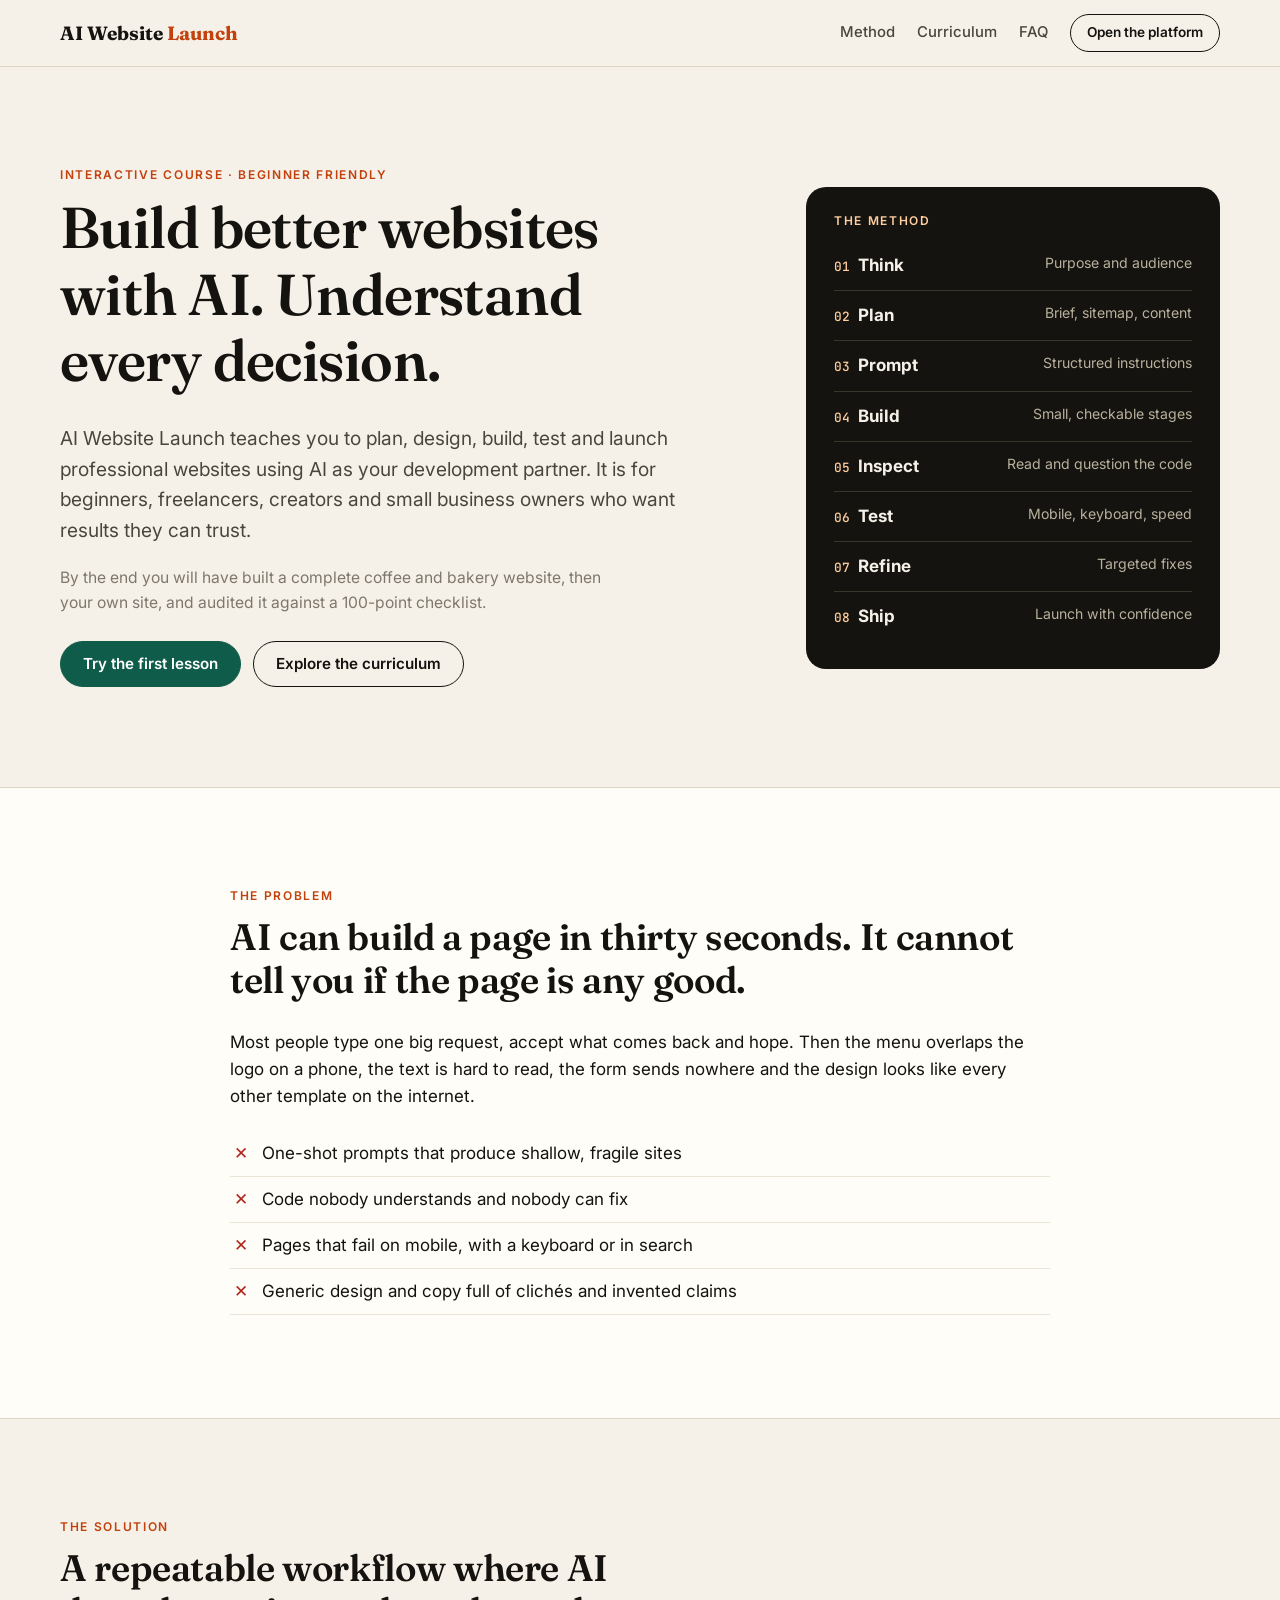
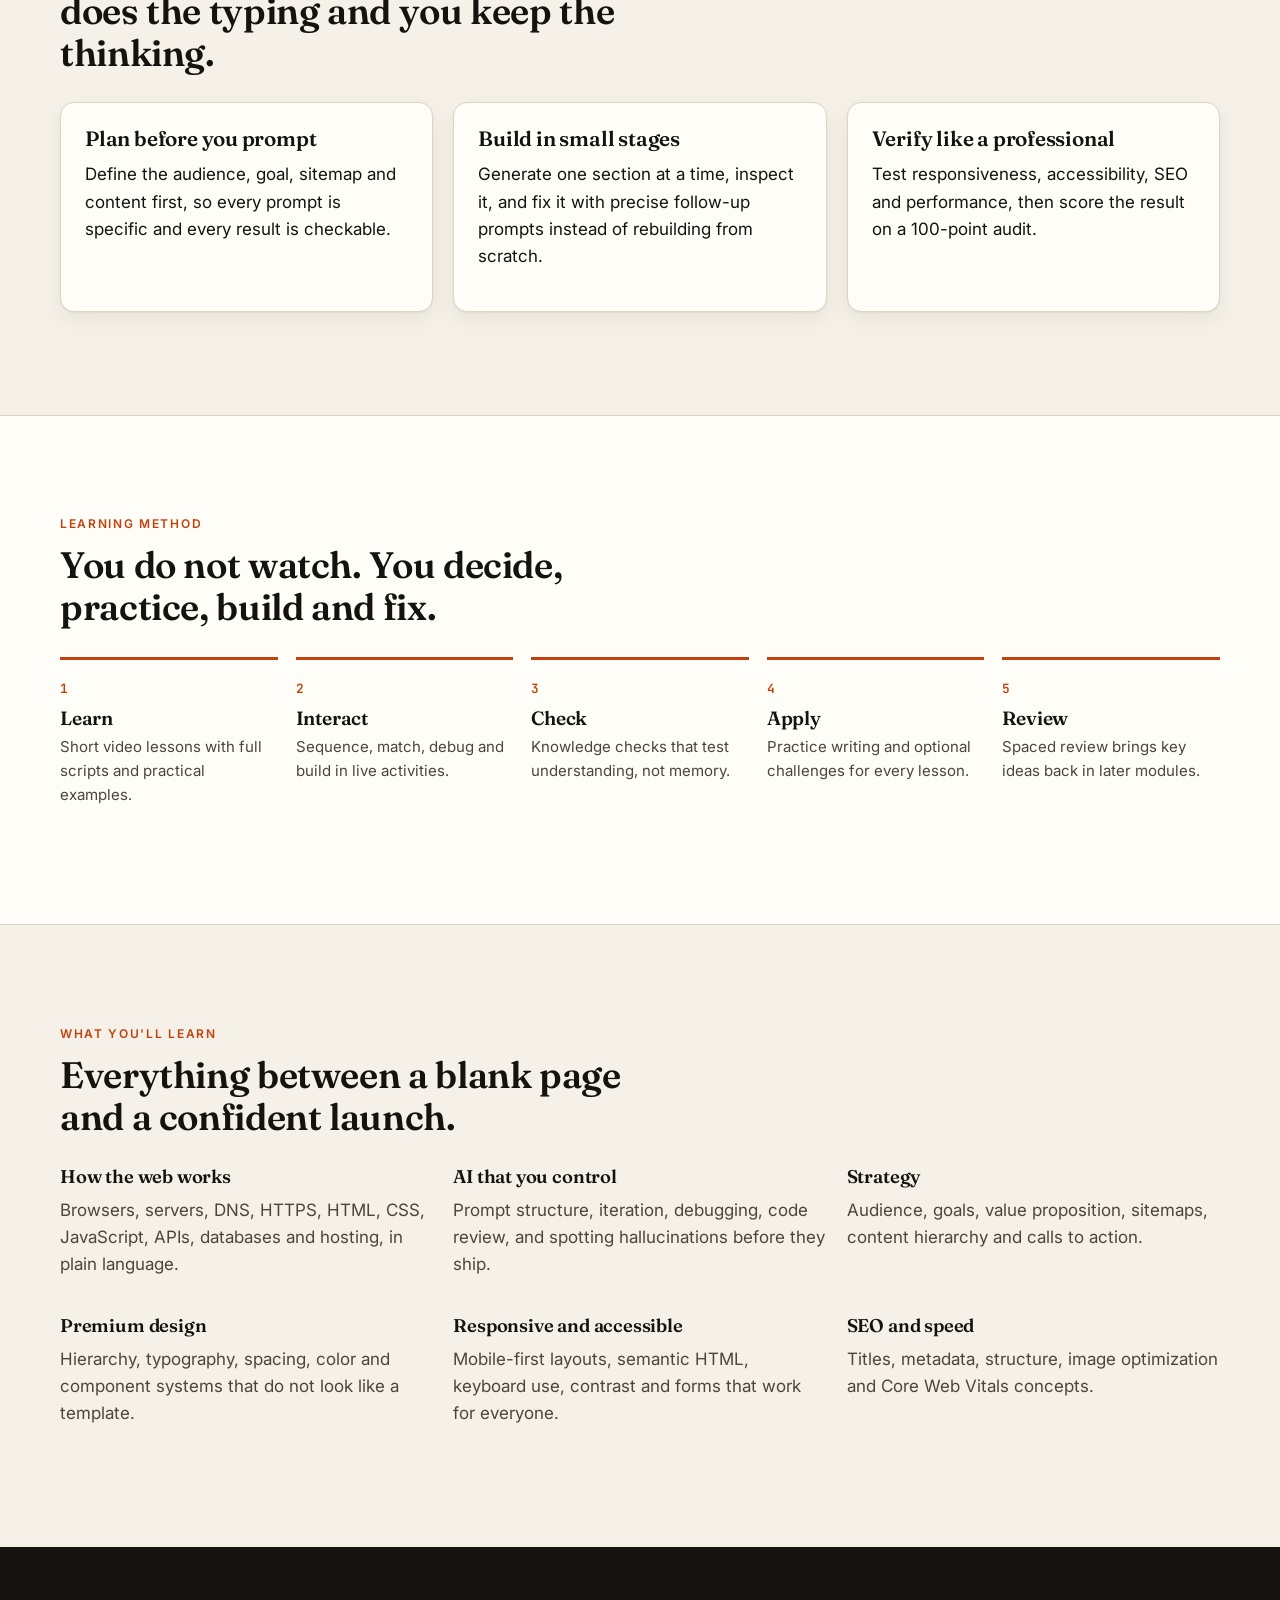
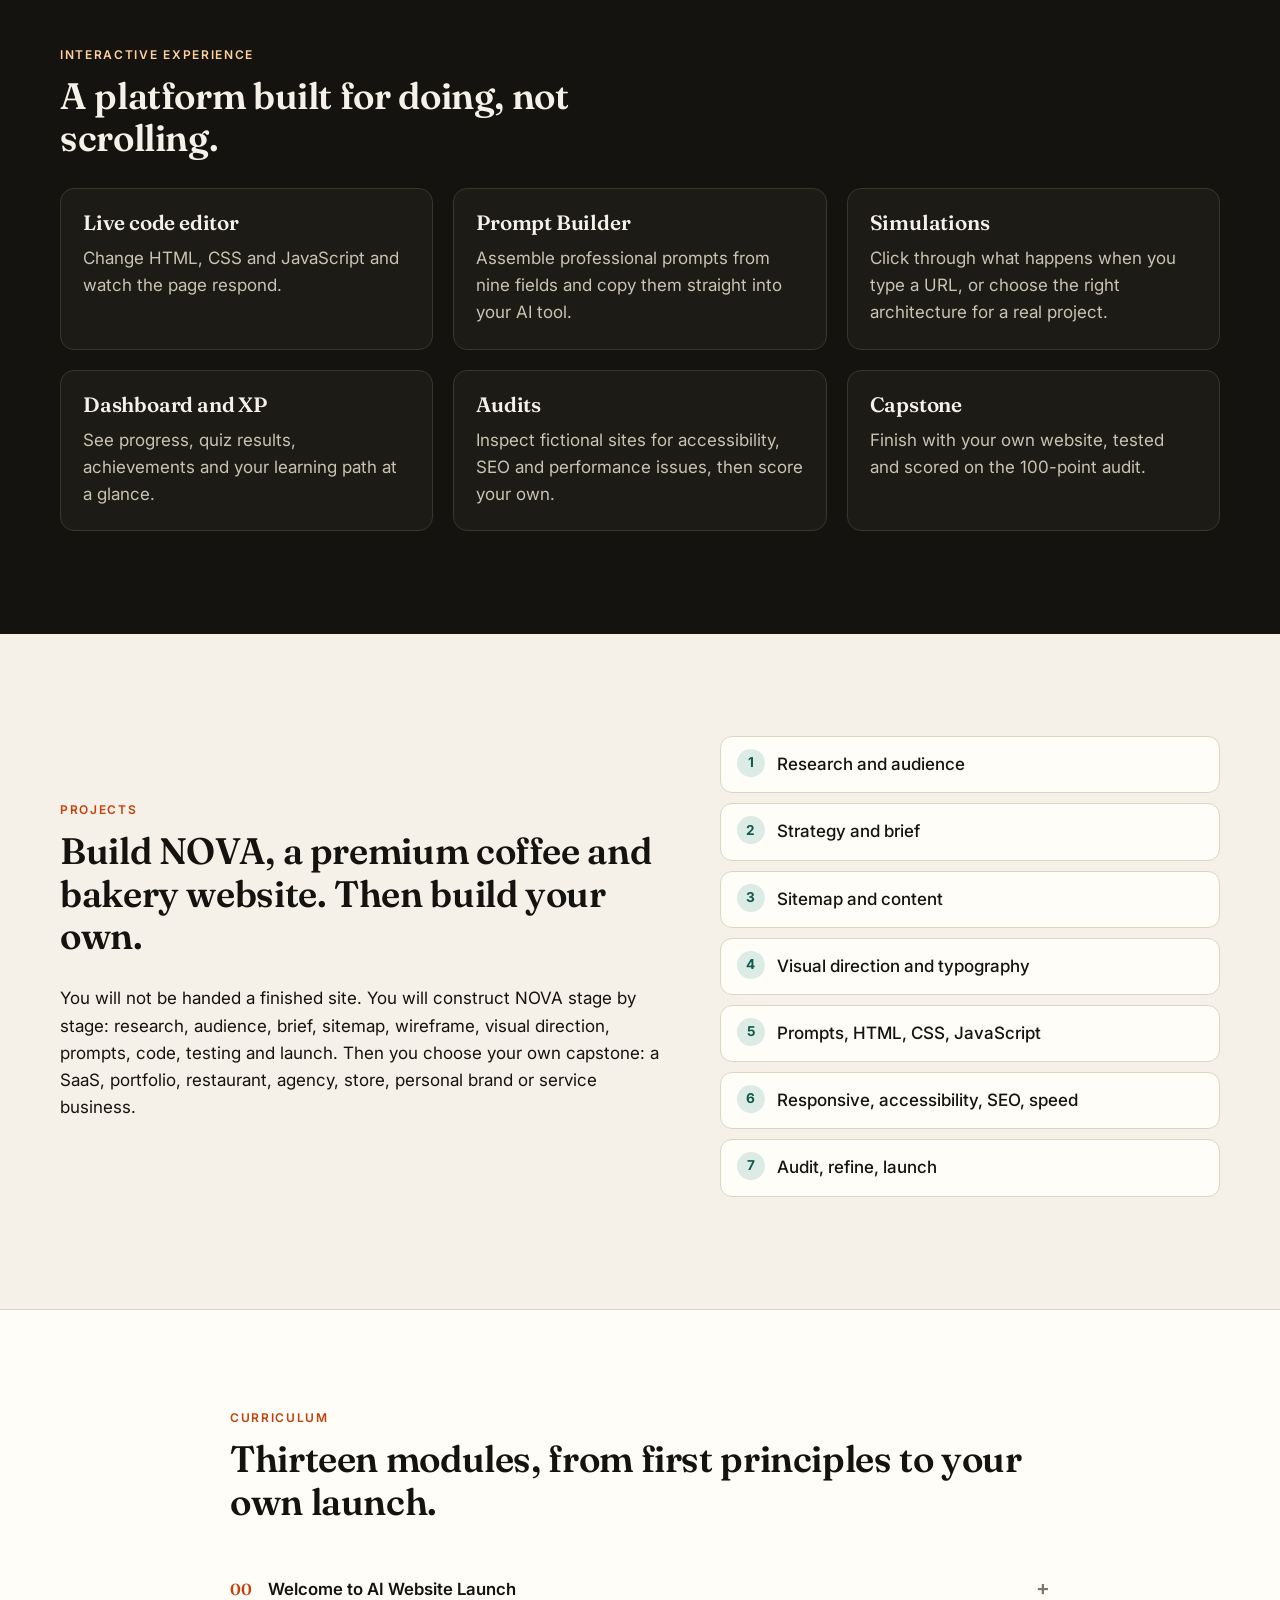
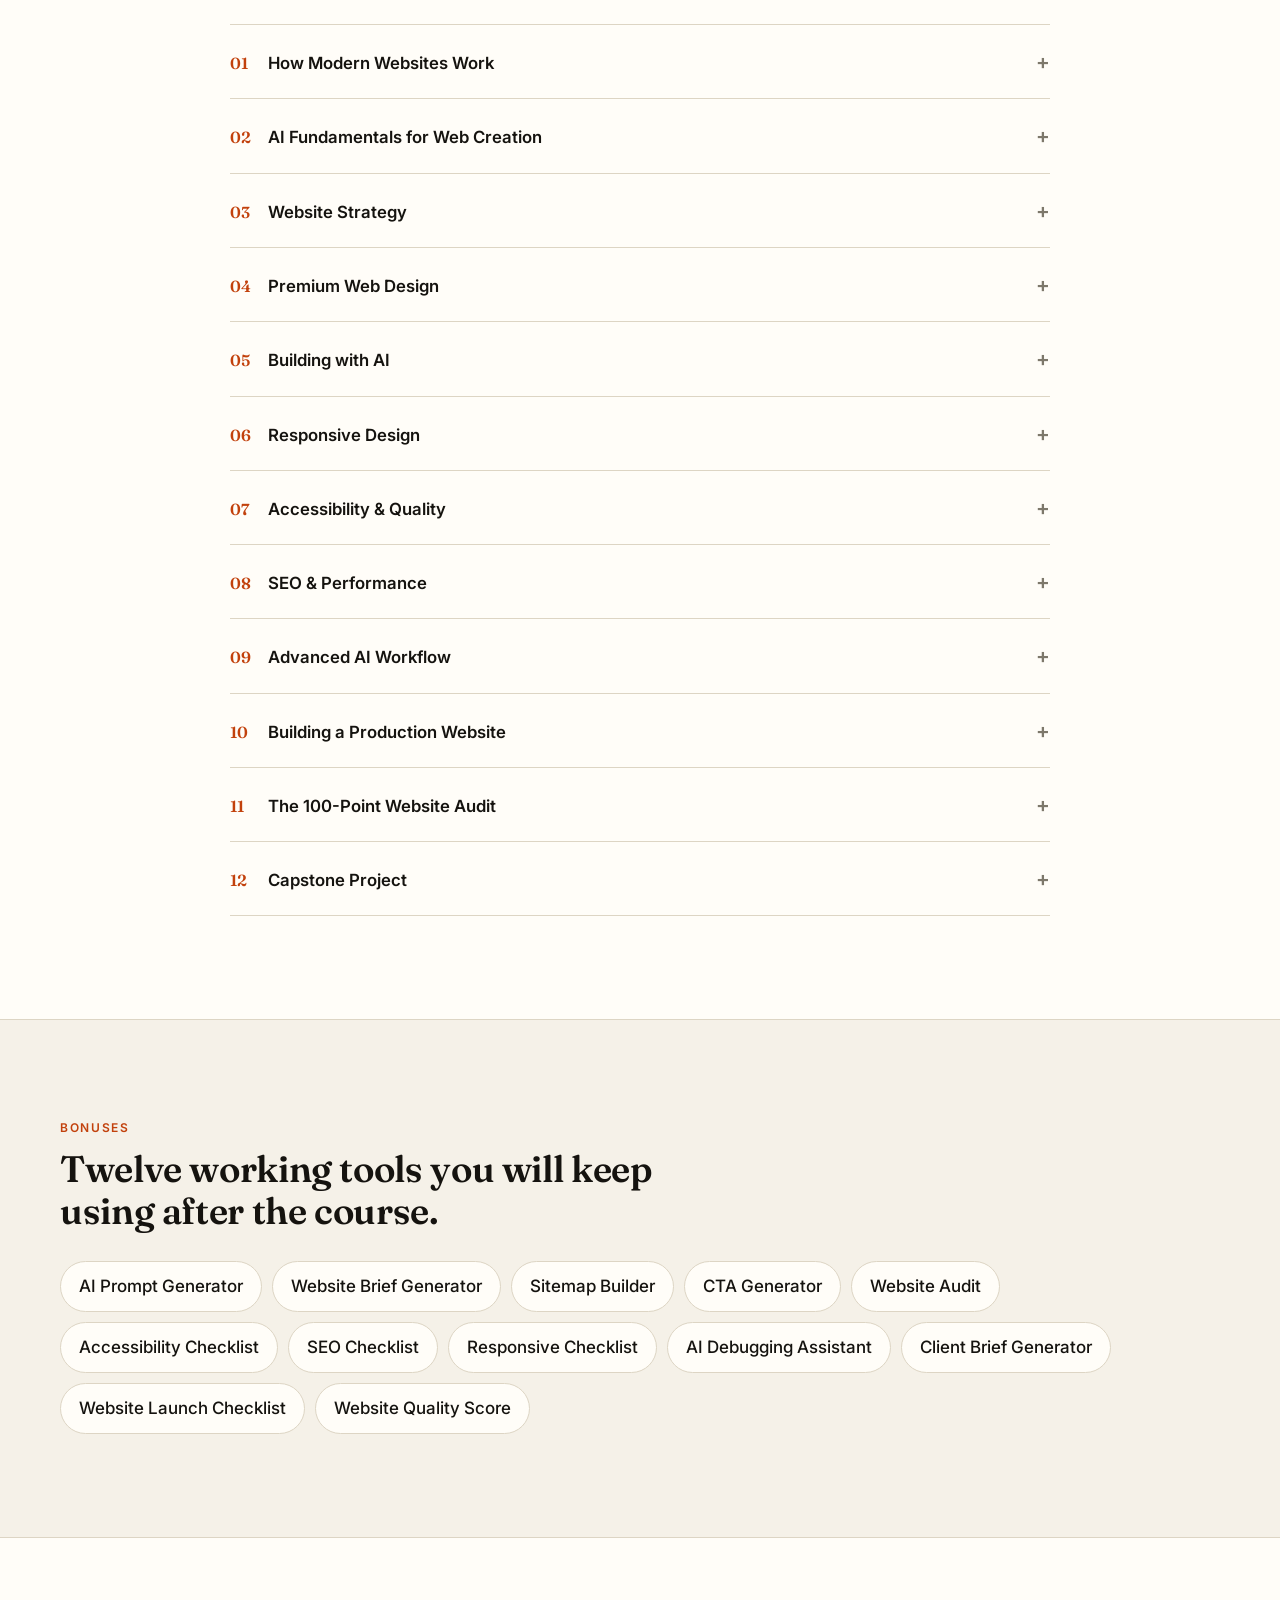
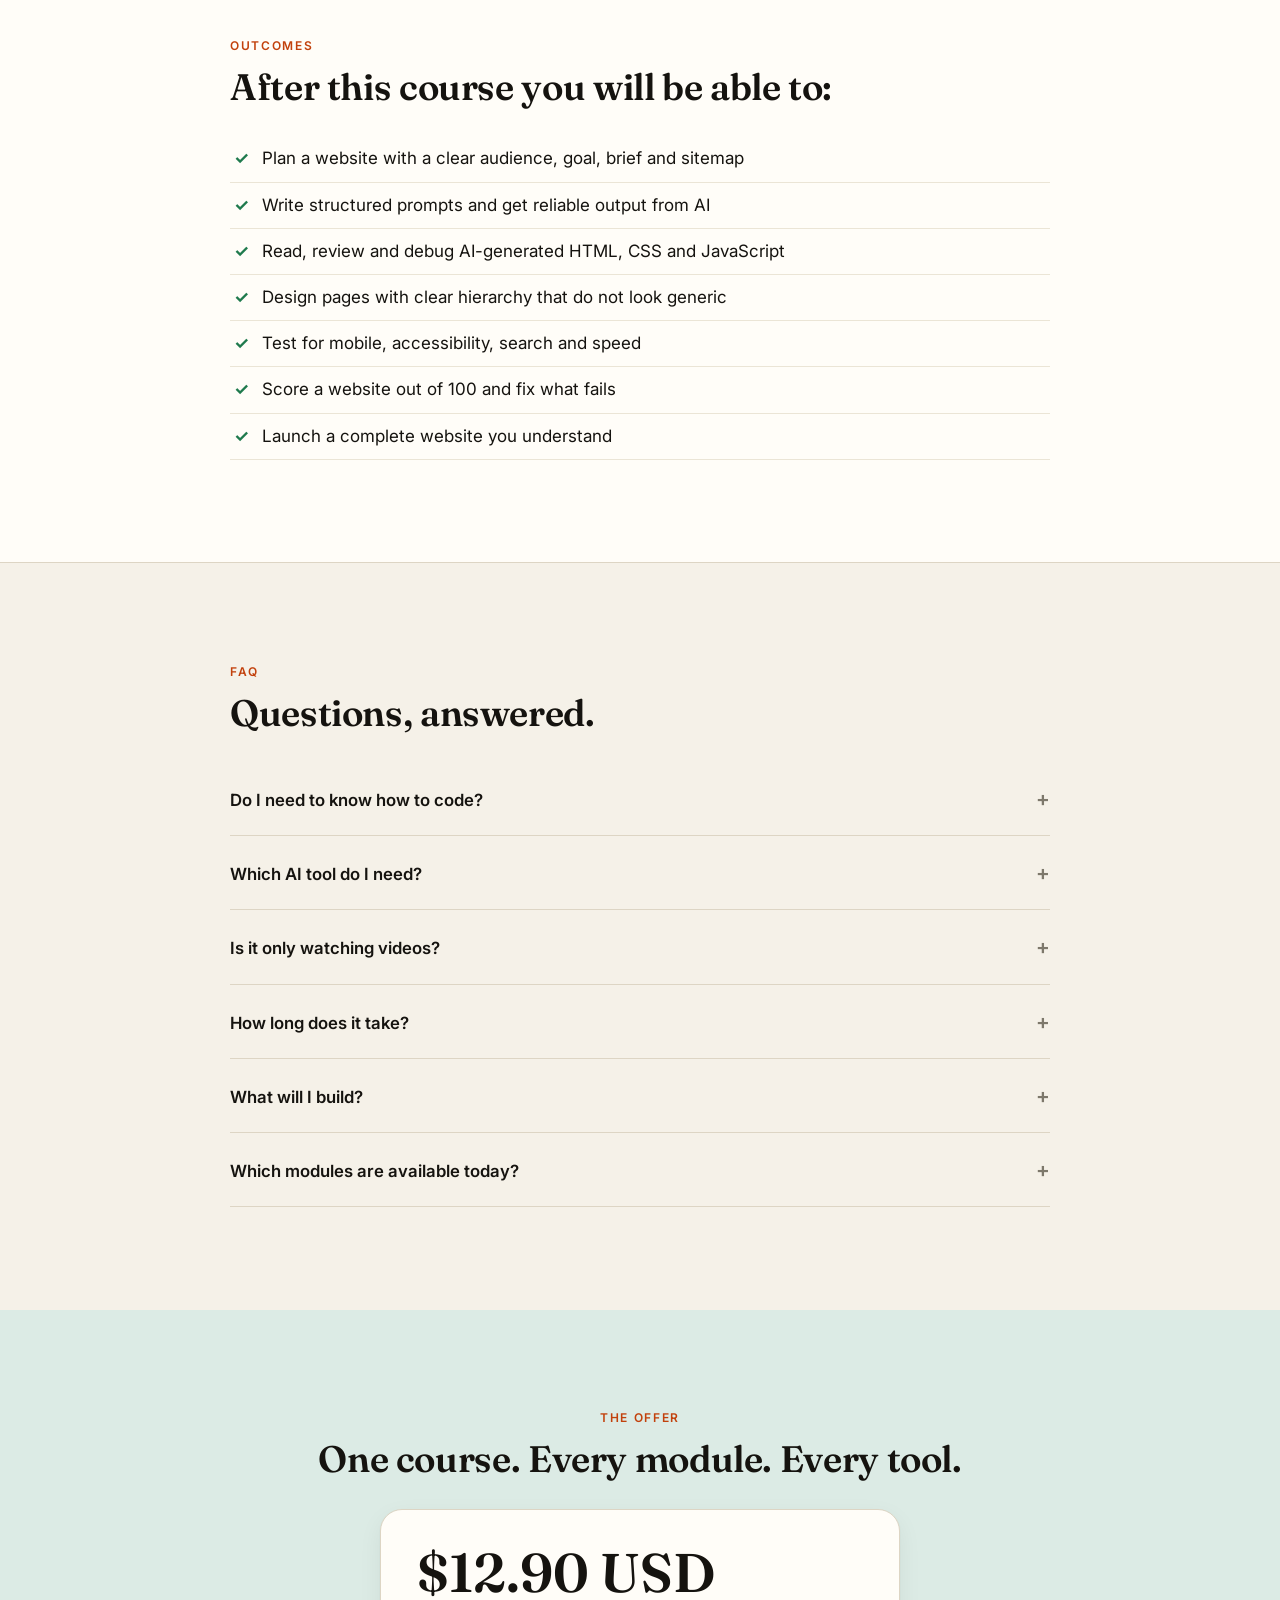
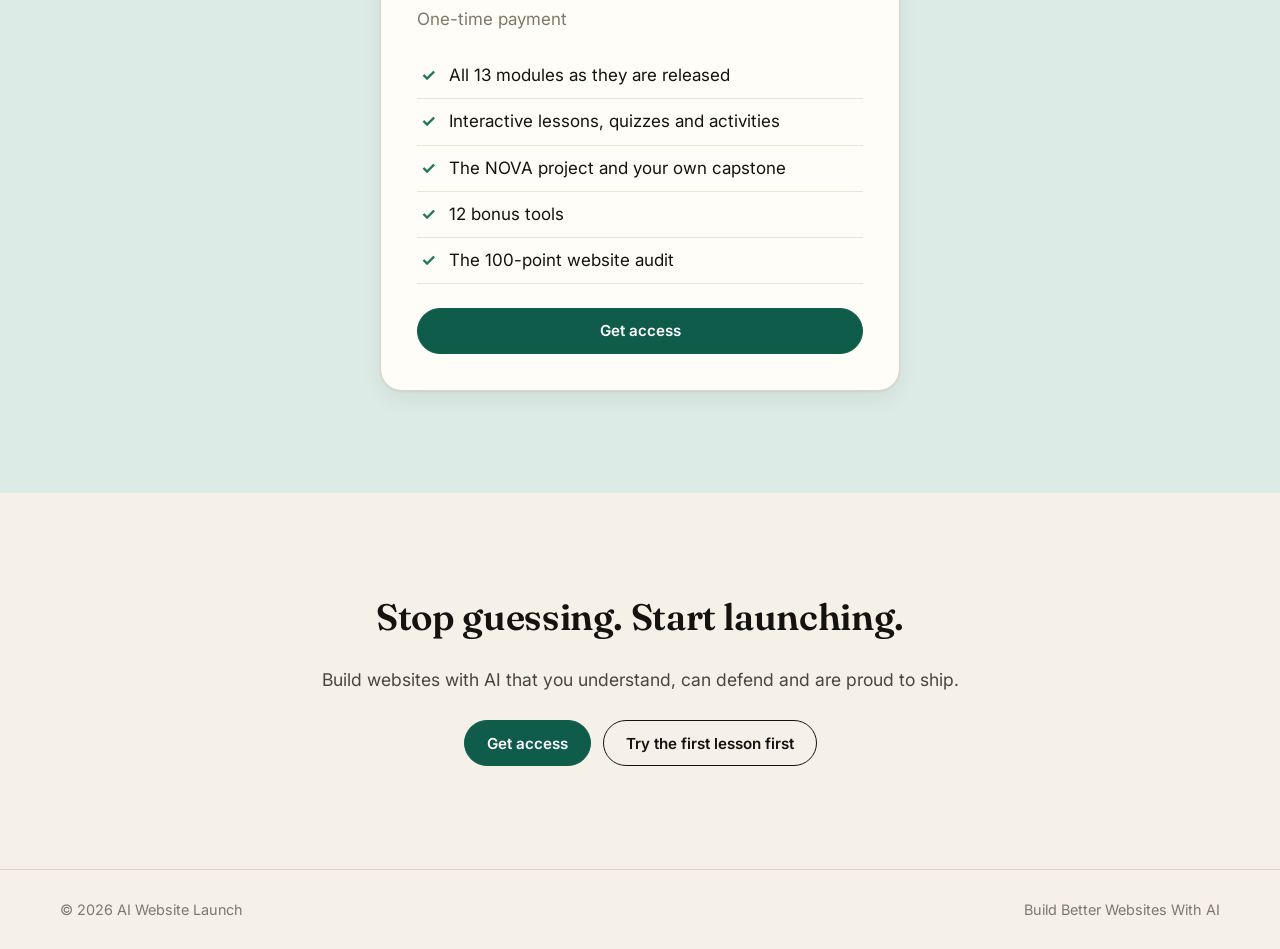
<file: index.html>
<!doctype html>
<html lang="en">
<head>
  <meta charset="utf-8">
  <meta name="viewport" content="width=device-width, initial-scale=1">
  <title>AI Website Launch — Build Better Websites With AI</title>
  <meta name="description" content="An interactive, project-based course that teaches you to plan, design, build, test and launch professional websites using AI as your development partner.">
  <meta property="og:title" content="AI Website Launch — Build Better Websites With AI">
  <meta property="og:description" content="Learn a repeatable method for building real websites with AI. Interactive lessons, quizzes, tools and a capstone project.">
  <meta property="og:type" content="website">
  <link rel="preconnect" href="https://fonts.googleapis.com">
  <link rel="preconnect" href="https://fonts.gstatic.com" crossorigin>
  <link href="https://fonts.googleapis.com/css2?family=Fraunces:opsz,wght@9..144,500;9..144,600;9..144,700&family=Inter:wght@400;500;600;700&family=JetBrains+Mono:wght@400;500&display=swap" rel="stylesheet">
  <link rel="stylesheet" href="css/styles.css">
  <link rel="stylesheet" href="css/landing.css">
</head>
<body>
  <a href="#main" class="sr-only">Skip to content</a>
  <header class="top">
    <div class="wrap bar">
      <a href="#top" class="logo">AI Website <span>Launch</span></a>
      <nav aria-label="Main">
        <a href="#method">Method</a>
        <a href="#curriculum">Curriculum</a>
        <a href="#faq">FAQ</a>
        <a class="btn btn-sm" href="app.html">Open the platform</a>
      </nav>
    </div>
  </header>

  <main id="main">
    <!-- HERO -->
    <section class="hero" id="top">
      <div class="wrap hero-grid">
        <div>
          <span class="eyebrow">Interactive course · Beginner friendly</span>
          <h1>Build better websites with AI. Understand every decision.</h1>
          <p class="lead">AI Website Launch teaches you to plan, design, build, test and launch professional websites using AI as your development partner. It is for beginners, freelancers, creators and small business owners who want results they can trust.</p>
          <p class="built">By the end you will have built a complete coffee and bakery website, then your own site, and audited it against a 100-point checklist.</p>
          <div class="cta-row">
            <a class="btn btn-primary" href="app.html#/lesson/m0l1">Try the first lesson</a>
            <a class="btn" href="#curriculum">Explore the curriculum</a>
          </div>
        </div>
        <aside class="method-card" aria-label="The AI Website Launch method">
          <span class="eyebrow">The method</span>
          <ol>
            <li><b>Think</b><span>Purpose and audience</span></li>
            <li><b>Plan</b><span>Brief, sitemap, content</span></li>
            <li><b>Prompt</b><span>Structured instructions</span></li>
            <li><b>Build</b><span>Small, checkable stages</span></li>
            <li><b>Inspect</b><span>Read and question the code</span></li>
            <li><b>Test</b><span>Mobile, keyboard, speed</span></li>
            <li><b>Refine</b><span>Targeted fixes</span></li>
            <li><b>Ship</b><span>Launch with confidence</span></li>
          </ol>
        </aside>
      </div>
    </section>

    <!-- PROBLEM -->
    <section class="sec alt" id="problem">
      <div class="wrap narrow">
        <span class="eyebrow">The problem</span>
        <h2>AI can build a page in thirty seconds. It cannot tell you if the page is any good.</h2>
        <p>Most people type one big request, accept what comes back and hope. Then the menu overlaps the logo on a phone, the text is hard to read, the form sends nowhere and the design looks like every other template on the internet.</p>
        <ul class="ticks bad">
          <li>One-shot prompts that produce shallow, fragile sites</li>
          <li>Code nobody understands and nobody can fix</li>
          <li>Pages that fail on mobile, with a keyboard or in search</li>
          <li>Generic design and copy full of clichés and invented claims</li>
        </ul>
      </div>
    </section>

    <!-- SOLUTION -->
    <section class="sec" id="solution">
      <div class="wrap">
        <span class="eyebrow">The solution</span>
        <h2>A repeatable workflow where AI does the typing and you keep the thinking.</h2>
        <div class="cols3">
          <article class="card"><h3>Plan before you prompt</h3><p>Define the audience, goal, sitemap and content first, so every prompt is specific and every result is checkable.</p></article>
          <article class="card"><h3>Build in small stages</h3><p>Generate one section at a time, inspect it, and fix it with precise follow-up prompts instead of rebuilding from scratch.</p></article>
          <article class="card"><h3>Verify like a professional</h3><p>Test responsiveness, accessibility, SEO and performance, then score the result on a 100-point audit.</p></article>
        </div>
      </div>
    </section>

    <!-- LEARNING METHOD -->
    <section class="sec alt" id="method">
      <div class="wrap">
        <span class="eyebrow">Learning method</span>
        <h2>You do not watch. You decide, practice, build and fix.</h2>
        <div class="steps">
          <div><b>1</b><h3>Learn</h3><p>Short video lessons with full scripts and practical examples.</p></div>
          <div><b>2</b><h3>Interact</h3><p>Sequence, match, debug and build in live activities.</p></div>
          <div><b>3</b><h3>Check</h3><p>Knowledge checks that test understanding, not memory.</p></div>
          <div><b>4</b><h3>Apply</h3><p>Practice writing and optional challenges for every lesson.</p></div>
          <div><b>5</b><h3>Review</h3><p>Spaced review brings key ideas back in later modules.</p></div>
        </div>
      </div>
    </section>

    <!-- WHAT YOU'LL LEARN -->
    <section class="sec" id="learn">
      <div class="wrap">
        <span class="eyebrow">What you'll learn</span>
        <h2>Everything between a blank page and a confident launch.</h2>
        <div class="cols3 learn">
          <div><h3>How the web works</h3><p>Browsers, servers, DNS, HTTPS, HTML, CSS, JavaScript, APIs, databases and hosting, in plain language.</p></div>
          <div><h3>AI that you control</h3><p>Prompt structure, iteration, debugging, code review, and spotting hallucinations before they ship.</p></div>
          <div><h3>Strategy</h3><p>Audience, goals, value proposition, sitemaps, content hierarchy and calls to action.</p></div>
          <div><h3>Premium design</h3><p>Hierarchy, typography, spacing, color and component systems that do not look like a template.</p></div>
          <div><h3>Responsive and accessible</h3><p>Mobile-first layouts, semantic HTML, keyboard use, contrast and forms that work for everyone.</p></div>
          <div><h3>SEO and speed</h3><p>Titles, metadata, structure, image optimization and Core Web Vitals concepts.</p></div>
        </div>
      </div>
    </section>

    <!-- INTERACTIVE EXPERIENCE -->
    <section class="sec dark" id="interactive">
      <div class="wrap">
        <span class="eyebrow">Interactive experience</span>
        <h2>A platform built for doing, not scrolling.</h2>
        <div class="cols3">
          <div class="dcard"><h3>Live code editor</h3><p>Change HTML, CSS and JavaScript and watch the page respond.</p></div>
          <div class="dcard"><h3>Prompt Builder</h3><p>Assemble professional prompts from nine fields and copy them straight into your AI tool.</p></div>
          <div class="dcard"><h3>Simulations</h3><p>Click through what happens when you type a URL, or choose the right architecture for a real project.</p></div>
          <div class="dcard"><h3>Dashboard and XP</h3><p>See progress, quiz results, achievements and your learning path at a glance.</p></div>
          <div class="dcard"><h3>Audits</h3><p>Inspect fictional sites for accessibility, SEO and performance issues, then score your own.</p></div>
          <div class="dcard"><h3>Capstone</h3><p>Finish with your own website, tested and scored on the 100-point audit.</p></div>
        </div>
      </div>
    </section>

    <!-- PROJECTS -->
    <section class="sec" id="projects">
      <div class="wrap two">
        <div>
          <span class="eyebrow">Projects</span>
          <h2>Build NOVA, a premium coffee and bakery website. Then build your own.</h2>
          <p>You will not be handed a finished site. You will construct NOVA stage by stage: research, audience, brief, sitemap, wireframe, visual direction, prompts, code, testing and launch. Then you choose your own capstone: a SaaS, portfolio, restaurant, agency, store, personal brand or service business.</p>
        </div>
        <ol class="flow">
          <li>Research and audience</li><li>Strategy and brief</li><li>Sitemap and content</li><li>Visual direction and typography</li><li>Prompts, HTML, CSS, JavaScript</li><li>Responsive, accessibility, SEO, speed</li><li>Audit, refine, launch</li>
        </ol>
      </div>
    </section>

    <!-- CURRICULUM -->
    <section class="sec alt" id="curriculum">
      <div class="wrap narrow">
        <span class="eyebrow">Curriculum</span>
        <h2>Thirteen modules, from first principles to your own launch.</h2>
        <div id="curriculum-list"></div>
      </div>
    </section>

    <!-- BONUSES -->
    <section class="sec" id="bonuses">
      <div class="wrap">
        <span class="eyebrow">Bonuses</span>
        <h2>Twelve working tools you will keep using after the course.</h2>
        <ul class="chips">
          <li>AI Prompt Generator</li><li>Website Brief Generator</li><li>Sitemap Builder</li><li>CTA Generator</li><li>Website Audit</li><li>Accessibility Checklist</li><li>SEO Checklist</li><li>Responsive Checklist</li><li>AI Debugging Assistant</li><li>Client Brief Generator</li><li>Website Launch Checklist</li><li>Website Quality Score</li>
        </ul>
      </div>
    </section>

    <!-- OUTCOMES -->
    <section class="sec alt" id="outcomes">
      <div class="wrap narrow">
        <span class="eyebrow">Outcomes</span>
        <h2>After this course you will be able to:</h2>
        <ul class="ticks">
          <li>Plan a website with a clear audience, goal, brief and sitemap</li>
          <li>Write structured prompts and get reliable output from AI</li>
          <li>Read, review and debug AI-generated HTML, CSS and JavaScript</li>
          <li>Design pages with clear hierarchy that do not look generic</li>
          <li>Test for mobile, accessibility, search and speed</li>
          <li>Score a website out of 100 and fix what fails</li>
          <li>Launch a complete website you understand</li>
        </ul>
      </div>
    </section>

    <!-- FAQ -->
    <section class="sec" id="faq">
      <div class="wrap narrow">
        <span class="eyebrow">FAQ</span>
        <h2>Questions, answered.</h2>
        <details><summary>Do I need to know how to code?</summary><p>No. The course starts from first principles and explains HTML, CSS and JavaScript in plain language. You will learn enough to read and judge what AI produces.</p></details>
        <details><summary>Which AI tool do I need?</summary><p>The method works with any capable AI assistant. The prompts you build are tool-neutral, and you can copy them into whichever one you prefer.</p></details>
        <details><summary>Is it only watching videos?</summary><p>No. Every lesson includes an interactive activity, a knowledge check, a practice exercise and an optional challenge. A lesson is only complete when you have done the work.</p></details>
        <details><summary>How long does it take?</summary><p>Most lessons take 5 to 10 minutes, plus practice. Work at your own pace. Your progress is saved in your browser.</p></details>
        <details><summary>What will I build?</summary><p>A complete coffee and bakery website called NOVA, step by step, and then a website of your own choice as your capstone project.</p></details>
        <details><summary>Which modules are available today?</summary><p>The platform currently includes Modules 00 to 02 with complete lessons, scripts, activities and quizzes, plus the Prompt Builder, Brief Generator and CTA Generator. Further modules are being released in order.</p></details>
      </div>
    </section>

    <!-- OFFER -->
    <section class="sec offer" id="offer">
      <div class="wrap narrow center">
        <span class="eyebrow">The offer</span>
        <h2>One course. Every module. Every tool.</h2>
        <div class="price-card">
          <div class="price" id="price">$12.90 USD</div>
          <p>One-time payment</p>
          <ul class="ticks">
            <li>All 13 modules as they are released</li>
            <li>Interactive lessons, quizzes and activities</li>
            <li>The NOVA project and your own capstone</li>
            <li>12 bonus tools</li>
            <li>The 100-point website audit</li>
          </ul>
          <a class="btn btn-primary checkout" href="#" data-checkout>Get access</a>
        </div>
      </div>
    </section>

    <!-- FINAL CTA -->
    <section class="sec final">
      <div class="wrap narrow center">
        <h2>Stop guessing. Start launching.</h2>
        <p>Build websites with AI that you understand, can defend and are proud to ship.</p>
        <div class="cta-row center">
          <a class="btn btn-primary" href="#" data-checkout>Get access</a>
          <a class="btn" href="app.html#/lesson/m0l1">Try the first lesson first</a>
        </div>
      </div>
    </section>
  </main>

  <footer class="foot">
    <div class="wrap">
      <span>© <span id="yr"></span> AI Website Launch</span>
      <span>Build Better Websites With AI</span>
    </div>
  </footer>

  <script src="js/config.js"></script>
  <script src="js/curriculum.js"></script>
  <script src="js/landing.js"></script>
</body>
</html>
</file>
<file: css/styles.css>
/* AI Website Launch — shared design tokens and base styles */
:root {
  --ink: #15130f;
  --ink-2: #4a463d;
  --ink-3: #7d786b;
  --paper: #f5f1e8;
  --card: #fffdf8;
  --line: #ddd5c4;
  --line-2: #ebe5d6;
  --accent: #0f5c4a;
  --accent-ink: #ffffff;
  --accent-soft: #dcebe5;
  --warm: #c2410c;
  --warm-soft: #f9e2d4;
  --good: #1f7a4d;
  --good-soft: #dcefe3;
  --bad: #b3261e;
  --bad-soft: #f8dcd8;
  --radius: 14px;
  --radius-sm: 8px;
  --shadow: 0 1px 2px rgba(21,19,15,.06), 0 8px 24px rgba(21,19,15,.06);
  --serif: "Fraunces", "Iowan Old Style", Georgia, serif;
  --sans: "Inter", system-ui, -apple-system, "Segoe UI", Roboto, sans-serif;
  --mono: "JetBrains Mono", ui-monospace, SFMono-Regular, Menlo, monospace;
}
@media (prefers-color-scheme: dark) {
  :root:not([data-theme="light"]) {
    --ink: #f2eee4; --ink-2: #c9c3b3; --ink-3: #958f7f;
    --paper: #14130f; --card: #1d1b16; --line: #3a362c; --line-2: #2a271f;
    --accent: #4fb596; --accent-ink: #0b1a15; --accent-soft: #173a30;
    --warm: #f08a55; --warm-soft: #3b2417;
    --good: #5cc18b; --good-soft: #17301f;
    --bad: #f08278; --bad-soft: #3b1a17;
    --shadow: 0 1px 2px rgba(0,0,0,.4), 0 8px 24px rgba(0,0,0,.35);
  }
}
*, *::before, *::after { box-sizing: border-box; }
html { -webkit-text-size-adjust: 100%; scroll-behavior: smooth; }
body {
  margin: 0; background: var(--paper); color: var(--ink);
  font-family: var(--sans); font-size: 17px; line-height: 1.6;
  -webkit-font-smoothing: antialiased;
}
img, svg { max-width: 100%; }
h1, h2, h3, h4 { font-family: var(--serif); line-height: 1.15; letter-spacing: -0.01em; margin: 0 0 .5em; font-weight: 600; }
h1 { font-size: clamp(2rem, 4vw + 1rem, 3.6rem); }
h2 { font-size: clamp(1.5rem, 2vw + 1rem, 2.3rem); }
h3 { font-size: 1.3rem; }
h4 { font-size: 1.05rem; }
p { margin: 0 0 1em; }
a { color: var(--accent); text-underline-offset: 3px; }
code { font-family: var(--mono); font-size: .88em; background: var(--line-2); padding: .12em .4em; border-radius: 5px; }
pre {
  font-family: var(--mono); font-size: .86rem; line-height: 1.55; background: #1b1914; color: #f2eee4;
  padding: 16px 18px; border-radius: var(--radius-sm); overflow-x: auto; margin: 0 0 1em;
}
pre code { background: none; padding: 0; color: inherit; font-size: inherit; }
:focus-visible { outline: 3px solid var(--warm); outline-offset: 2px; border-radius: 4px; }
.sr-only { position: absolute; width: 1px; height: 1px; overflow: hidden; clip: rect(0 0 0 0); white-space: nowrap; }

.btn {
  display: inline-flex; align-items: center; justify-content: center; gap: .5em;
  font: 600 .95rem/1 var(--sans); padding: 14px 22px; min-height: 46px;
  border-radius: 999px; border: 1.5px solid var(--ink); background: transparent; color: var(--ink);
  cursor: pointer; text-decoration: none; transition: transform .15s ease, background .15s ease, color .15s ease;
}
.btn:hover { transform: translateY(-1px); }
.btn:disabled { opacity: .45; cursor: not-allowed; transform: none; }
.btn-primary { background: var(--accent); border-color: var(--accent); color: var(--accent-ink); }
.btn-dark { background: var(--ink); color: var(--paper); }
.btn-sm { padding: 9px 16px; min-height: 38px; font-size: .85rem; }
.eyebrow { font: 600 .75rem/1 var(--sans); letter-spacing: .14em; text-transform: uppercase; color: var(--warm); margin-bottom: 14px; display: block; }

@media (prefers-reduced-motion: reduce) {
  * { animation: none !important; transition: none !important; scroll-behavior: auto !important; }
}
</file>
<file: css/landing.css>
.wrap { width: min(1160px, 100% - 40px); margin-inline: auto; }
.wrap.narrow { width: min(820px, 100% - 40px); }
.wrap.two { display: grid; grid-template-columns: 1.1fr .9fr; gap: 48px; align-items: center; }
.center { text-align: center; }
.top { position: sticky; top: 0; z-index: 30; background: color-mix(in srgb, var(--paper) 92%, transparent); backdrop-filter: blur(8px); border-bottom: 1px solid var(--line); }
.top .bar { display: flex; justify-content: space-between; align-items: center; height: 66px; }
.logo { font-family: var(--serif); font-weight: 700; font-size: 1.2rem; color: var(--ink); text-decoration: none; }
.logo span { color: var(--warm); }
.top nav { display: flex; align-items: center; gap: 22px; }
.top nav a:not(.btn) { color: var(--ink-2); text-decoration: none; font-size: .93rem; font-weight: 500; }
.top nav a:not(.btn):hover { color: var(--ink); }
.hero { padding: clamp(48px, 8vw, 110px) 0 clamp(56px, 8vw, 100px); }
.hero-grid { display: grid; grid-template-columns: 1.25fr .75fr; gap: 56px; align-items: center; }
.hero h1 { max-width: 15ch; }
.lead { font-size: 1.2rem; color: var(--ink-2); max-width: 56ch; }
.built { color: var(--ink-3); max-width: 56ch; font-size: .98rem; }
.cta-row { display: flex; flex-wrap: wrap; gap: 12px; margin-top: 26px; }
.cta-row.center { justify-content: center; }
.method-card { background: var(--ink); color: var(--paper); border-radius: 20px; padding: 28px; }
.method-card .eyebrow { color: #ffcf9f; }
.method-card ol { list-style: none; margin: 0; padding: 0; counter-reset: m; }
.method-card li { display: flex; justify-content: space-between; gap: 12px; padding: 11px 0; border-bottom: 1px solid #3a362c; counter-increment: m; }
.method-card li:last-child { border: 0; }
.method-card li b::before { content: counter(m, decimal-leading-zero) "  "; color: #ffcf9f; font: 500 .8rem var(--mono); }
.method-card li span { color: #b8b19d; font-size: .88rem; text-align: right; }
.sec { padding: clamp(56px, 8vw, 104px) 0; }
.sec.alt { background: var(--card); border-block: 1px solid var(--line); }
.sec.dark { background: var(--ink); color: var(--paper); }
.sec.dark h2, .sec.dark h3 { color: var(--paper); }
.sec.dark .eyebrow { color: #ffcf9f; }
.sec h2 { max-width: 24ch; margin-bottom: 28px; }
.wrap.narrow h2 { max-width: none; }
.cols3 { display: grid; grid-template-columns: repeat(3, 1fr); gap: 20px; }
.card { background: var(--card); border: 1px solid var(--line); border-radius: var(--radius); padding: 24px; box-shadow: var(--shadow); }
.alt .card { background: var(--paper); }
.dcard { border: 1px solid #3a362c; border-radius: var(--radius); padding: 22px; background: #1d1b16; }
.dcard p { color: #c9c3b3; margin: 0; }
.learn h3 { font-size: 1.15rem; }
.learn p { color: var(--ink-2); }
.steps { display: grid; grid-template-columns: repeat(5, 1fr); gap: 18px; }
.steps > div { border-top: 3px solid var(--warm); padding-top: 14px; }
.steps b { font: 600 .8rem var(--mono); color: var(--warm); }
.steps h3 { font-size: 1.2rem; margin: 6px 0; }
.steps p { color: var(--ink-2); font-size: .94rem; }
.ticks { list-style: none; padding: 0; margin: 20px 0 0; }
.ticks li { padding: 9px 0 9px 32px; position: relative; border-bottom: 1px solid var(--line-2); }
.ticks li::before { content: "✓"; position: absolute; left: 4px; color: var(--good); font-weight: 700; }
.ticks.bad li::before { content: "✕"; color: var(--bad); }
.flow { list-style: none; counter-reset: f; margin: 0; padding: 0; }
.flow li { counter-increment: f; padding: 14px 16px 14px 56px; position: relative; background: var(--card); border: 1px solid var(--line); border-radius: 12px; margin-bottom: 10px; font-weight: 500; }
.flow li::before { content: counter(f); position: absolute; left: 16px; top: 12px; width: 28px; height: 28px; border-radius: 50%; background: var(--accent-soft); color: var(--accent); display: grid; place-items: center; font-weight: 700; font-size: .85rem; }
details { border-bottom: 1px solid var(--line); padding: 4px 0; }
details summary { cursor: pointer; padding: 16px 0; font-weight: 600; font-size: 1.05rem; display: flex; gap: 16px; align-items: baseline; list-style: none; }
details summary::-webkit-details-marker { display: none; }
details summary::after { content: "+"; margin-left: auto; color: var(--ink-3); font-size: 1.3rem; }
details[open] summary::after { content: "–"; }
details p { color: var(--ink-2); margin: 0 0 16px; max-width: 64ch; }
.mn { font: 600 1rem var(--serif); color: var(--warm); min-width: 2ch; }
.chips { list-style: none; padding: 0; margin: 0; display: flex; flex-wrap: wrap; gap: 10px; }
.chips li { border: 1px solid var(--line); background: var(--card); padding: 11px 18px; border-radius: 999px; font-weight: 500; }
.offer { background: var(--accent-soft); }
.price-card { background: var(--card); border: 1px solid var(--line); border-radius: 22px; padding: 36px; box-shadow: var(--shadow); text-align: left; max-width: 520px; margin: 0 auto; }
.price { font-family: var(--serif); font-size: 3.4rem; font-weight: 600; line-height: 1; }
.price-card > p { color: var(--ink-3); margin: 6px 0 0; }
.price-card .btn { width: 100%; margin-top: 24px; }
.final h2 { max-width: none; }
.final p { color: var(--ink-2); font-size: 1.1rem; }
.foot { border-top: 1px solid var(--line); padding: 28px 0; color: var(--ink-3); font-size: .9rem; }
.foot .wrap { display: flex; justify-content: space-between; gap: 12px; flex-wrap: wrap; }

@media (max-width: 1024px) {
  .hero-grid, .wrap.two { grid-template-columns: 1fr; gap: 36px; }
  .cols3 { grid-template-columns: repeat(2, 1fr); }
  .steps { grid-template-columns: repeat(3, 1fr); }
  .hero h1 { max-width: 18ch; }
}
@media (max-width: 640px) {
  .top nav a:not(.btn) { display: none; }
  .cols3, .steps { grid-template-columns: 1fr; }
  .price-card { padding: 24px; }
  .cta-row .btn { width: 100%; }
  .price { font-size: 2.8rem; }
}
</file>
